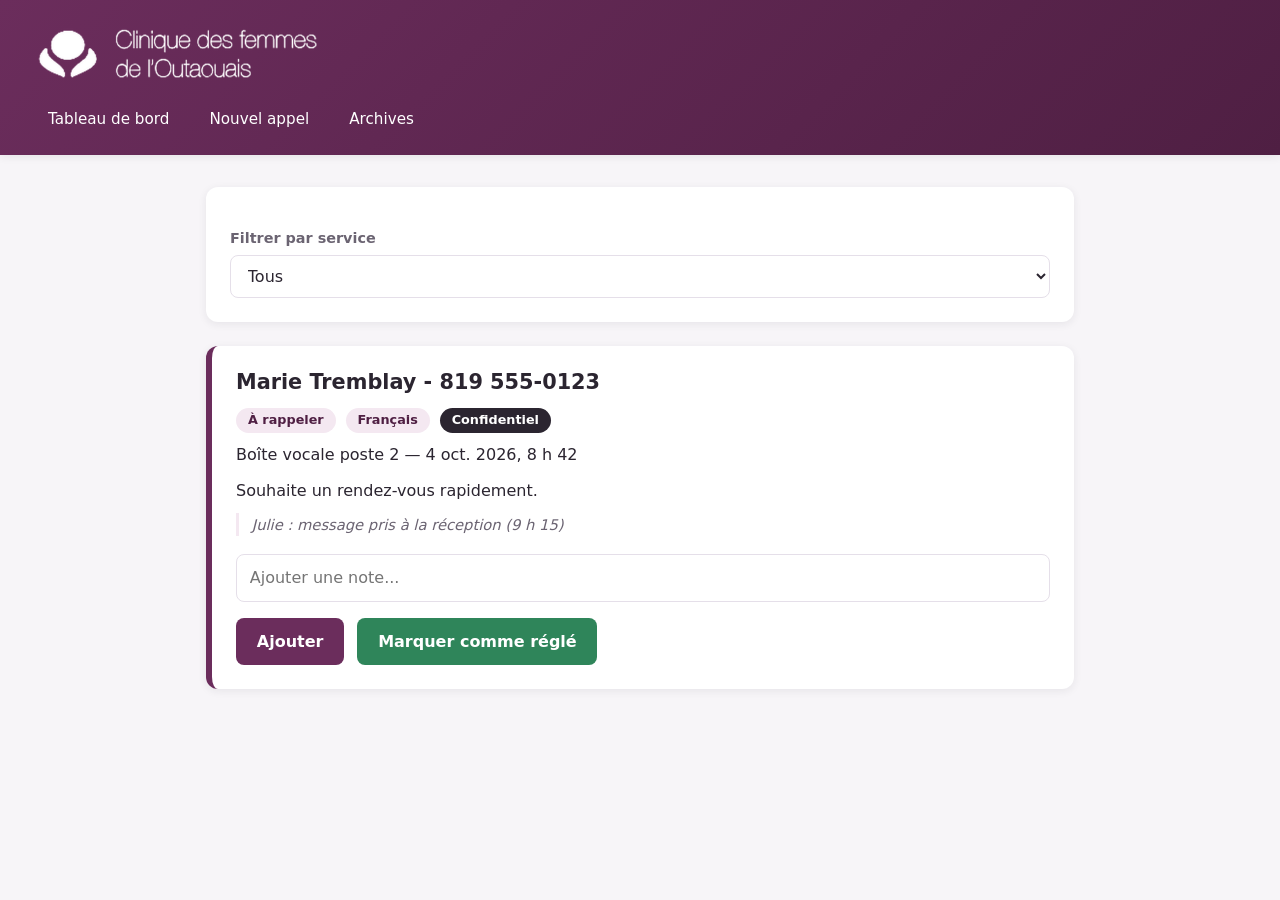
<file: projet 1/index.html>
<!doctype html>
<!-- Pourcentage de code écrit par moi-même : 75 % -->
<html lang="fr">
  <head>
    <meta charset="UTF-8" />
    <meta name="viewport" content="width=device-width, initial-scale=1" />
    <title>Suivi des appels</title>
    <link rel="stylesheet" href="style.css" />
  </head>
  <body>
    <header>
      <h1>
        <img
          src="assets/logo-blanc.png"
          alt="Clinique des femmes de l'Outaouais — Suivi des appels"
        />
      </h1>
      <nav>
        <a href="index.html">Tableau de bord</a>
        <a href="nouvel-appel.html">Nouvel appel</a>
        <a href="archive.html">Archives</a>
      </nav>
    </header>

    <main>
      <form>
        <label for="service">Filtrer par service</label>
        <select id="service">
          <option>Tous</option>
          <option>Contraception</option>
          <option>Interruption de grossesse</option>
        </select>
      </form>

      <article class="carte">
        <h2>Marie Tremblay - 819 555-0123</h2>
        <p>
          <span class="etiquette">À rappeler</span>
          <span class="etiquette">Français</span>
          <span class="etiquette confidentiel">Confidentiel</span>
        </p>
        <p>Boîte vocale poste 2 — 4 oct. 2026, 8 h 42</p>
        <p>Souhaite un rendez-vous rapidement.</p>
        <p><em>Julie : message pris à la réception (9 h 15)</em></p>
        <input type="text" placeholder="Ajouter une note..." />
        <button>Ajouter</button>
        <button>Marquer comme réglé</button>
      </article>
    </main>
  </body>
</html>
</file>
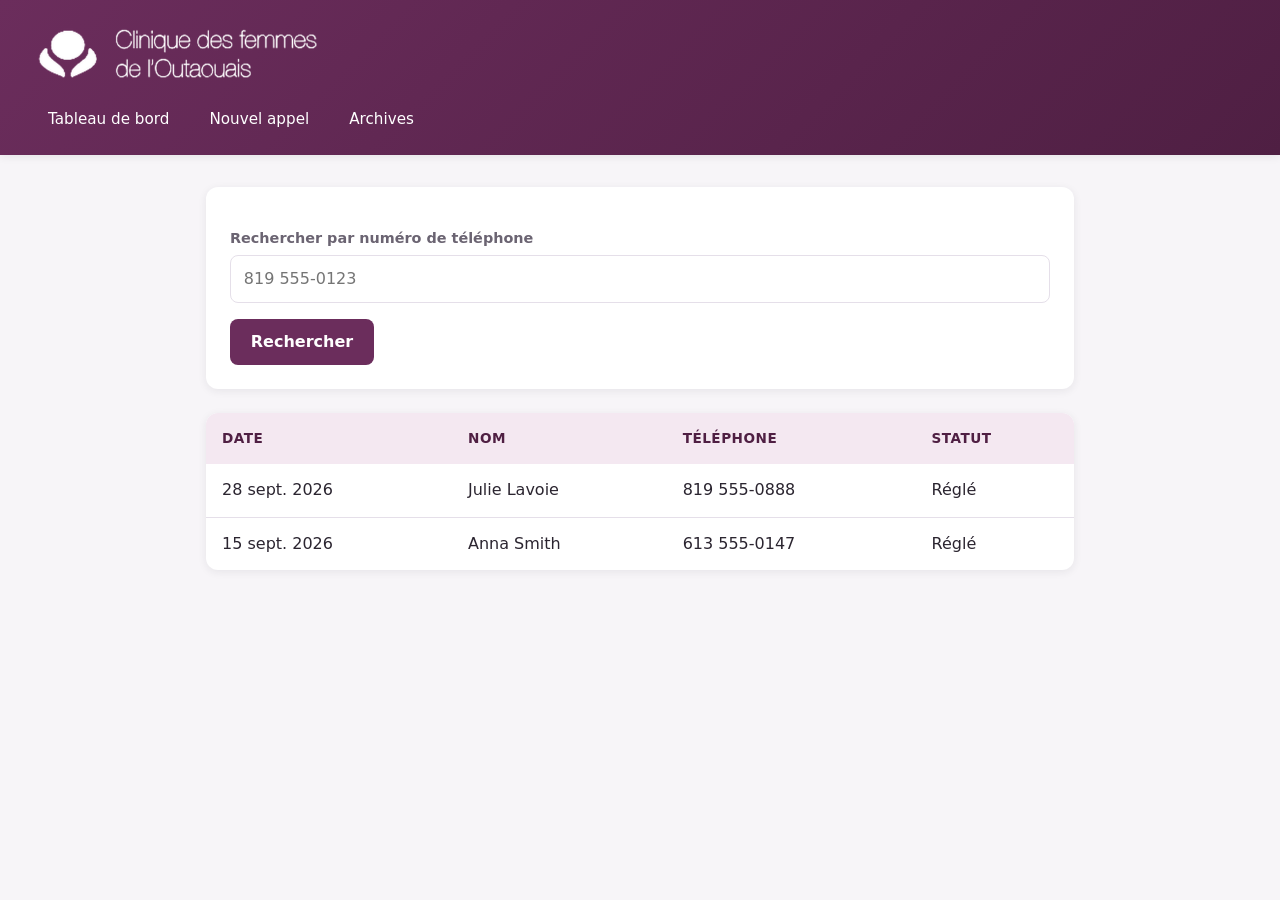
<file: projet 1/archive.html>
<!doctype html>
<!-- Pourcentage de code écrit par moi-même : 40 % -->
<html lang="fr">
  <head>
    <meta charset="UTF-8" />
    <meta name="viewport" content="width=device-width, initial-scale=1" />
    <title>Archives</title>
    <link rel="stylesheet" href="style.css" />
  </head>
  <body>
    <header>
      <h1>
        <img
          src="assets/logo-blanc.png"
          alt="Clinique des femmes de l'Outaouais — Suivi des appels"
        />
      </h1>
      <nav>
        <a href="index.html">Tableau de bord</a>
        <a href="nouvel-appel.html">Nouvel appel</a>
        <a href="archive.html">Archives</a>
      </nav>
    </header>

    <main>
      <form>
        <label for="recherche">Rechercher par numéro de téléphone</label>
        <input id="recherche" type="search" placeholder="819 555-0123" />
        <button type="submit">Rechercher</button>
      </form>

      <table>
        <thead>
          <tr>
            <th>Date</th>
            <th>Nom</th>
            <th>Téléphone</th>
            <th>Statut</th>
          </tr>
        </thead>
        <tbody>
          <tr>
            <td>28 sept. 2026</td>
            <td>Julie Lavoie</td>
            <td>819 555-0888</td>
            <td>Réglé</td>
          </tr>
          <tr>
            <td>15 sept. 2026</td>
            <td>Anna Smith</td>
            <td>613 555-0147</td>
            <td>Réglé</td>
          </tr>
        </tbody>
      </table>
    </main>
  </body>
</html>
</file>
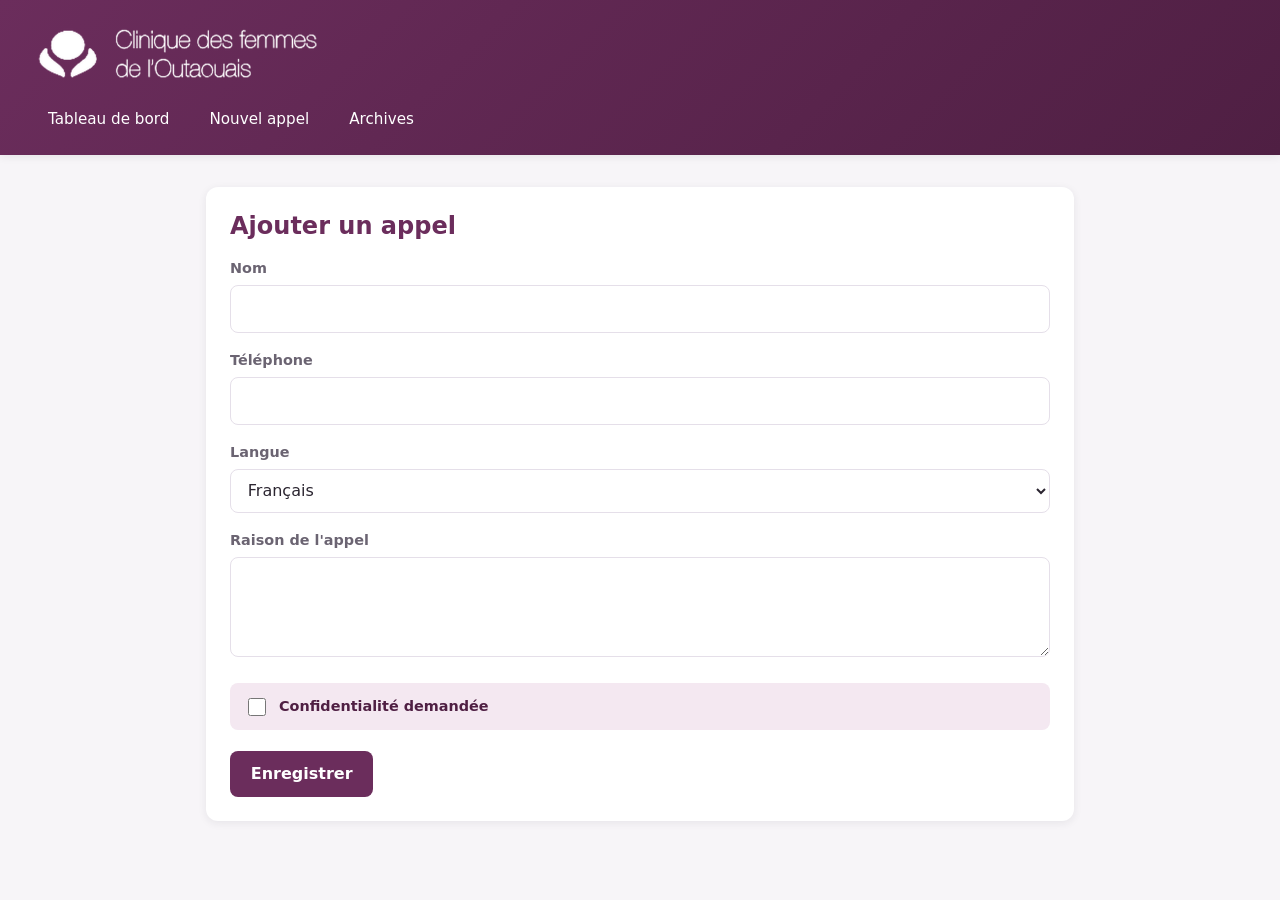
<file: projet 1/nouvel-appel.html>
<!doctype html>
<!-- Pourcentage de code écrit par moi-même : 85 % -->
<html lang="fr">
  <head>
    <meta charset="UTF-8" />
    <meta name="viewport" content="width=device-width, initial-scale=1" />
    <title>Nouvel appel</title>
    <link rel="stylesheet" href="style.css" />
  </head>
  <body>
    <header>
      <h1>
        <img
          src="assets/logo-blanc.png"
          alt="Clinique des femmes de l'Outaouais — Suivi des appels"
        />
      </h1>
      <nav>
        <a href="index.html">Tableau de bord</a>
        <a href="nouvel-appel.html">Nouvel appel</a>
        <a href="archive.html">Archives</a>
      </nav>
    </header>

    <main>
      <form>
        <h2>Ajouter un appel</h2>
        <label for="nom">Nom</label>
        <input id="nom" type="text" />
        <label for="tel">Téléphone</label>
        <input id="tel" type="tel" />
        <label for="langue">Langue</label>
        <select id="langue">
          <option>Français</option>
          <option>Anglais</option>
          <option>Espagnol</option>
        </select>
        <label for="raison">Raison de l'appel</label>
        <textarea id="raison"></textarea>
        <label><input type="checkbox" /> Confidentialité demandée</label>
        <button type="submit">Enregistrer</button>
      </form>
    </main>
  </body>
</html>
</file>
<file: projet 1/style.css>
/* Pourcentage de code écrit par moi-même : 30 % */

:root {
  --principale: #6b2d5c;
  --principale-fonce: #4f1f43;
  --principale-pale: #f4e8f1;
  --fond: #f7f5f8;
  --texte: #2b2530;
  --texte-doux: #6b6472;
  --bordure: #e5dfe9;
  --succes: #2f855a;
  --succes-fonce: #276749;
  --rayon: 12px;
  --ombre: 0 2px 8px rgba(43, 37, 48, 0.08);
  --ombre-forte: 0 6px 18px rgba(43, 37, 48, 0.14);
}

* {
  box-sizing: border-box;
}

body {
  margin: 0;
  font-family: "Segoe UI", system-ui, Roboto, Arial, sans-serif;
  font-size: 16px;
  line-height: 1.6;
  color: var(--texte);
  background: var(--fond);
}


header h1 {
  margin: 0;
}

header h1 img {
  display: block;
  height: 60px;
  width: auto;
}
h2 {
  margin: 0;
  line-height: 1.25;
}

p {
  margin: 0 0 0.6rem;
}


header {
  background: linear-gradient(135deg, var(--principale), var(--principale-fonce));
  color: #fff;
  padding: 1.5rem 2rem 1rem;
  box-shadow: var(--ombre);
}

header h1 {
  font-size: 1.7rem;
  font-weight: 600;
  letter-spacing: 0.3px;
}

nav {
  display: flex;
  gap: 0.5rem;
  margin-top: 1rem;
}

nav a {
  color: #fff;
  text-decoration: none;
  padding: 0.45rem 1rem;
  border-radius: 999px;
  font-size: 0.95rem;
  transition: background 0.2s;
}

nav a:hover {
  background: rgba(255, 255, 255, 0.2);
}

main {
  max-width: 900px;
  margin: 2rem auto;
  padding: 0 1rem;
}


form {
  background: #fff;
  padding: 1.5rem;
  margin-bottom: 1.5rem;
  border-radius: var(--rayon);
  box-shadow: var(--ombre);
}

form h2 {
  margin-bottom: 0.5rem;
  color: var(--principale);
}

label {
  display: block;
  margin-top: 1rem;
  margin-bottom: 0.3rem;
  font-size: 0.9rem;
  font-weight: 600;
  color: var(--texte-doux);
}

input,
select,
textarea {
  width: 100%;
  padding: 0.65rem 0.8rem;
  font: inherit;
  color: var(--texte);
  background: #fff;
  border: 1px solid var(--bordure);
  border-radius: 8px;
  transition: border-color 0.2s, box-shadow 0.2s;
}

input:focus,
select:focus,
textarea:focus {
  outline: none;
  border-color: var(--principale);
  box-shadow: 0 0 0 3px var(--principale-pale);
}

textarea {
  min-height: 100px;
  resize: vertical;
}

/* Case à cocher alignée avec son texte */
label:has(input[type="checkbox"]) {
  display: flex;
  align-items: center;
  gap: 0.6rem;
  margin-top: 1.2rem;
  padding: 0.7rem 0.9rem;
  background: var(--principale-pale);
  border-radius: 8px;
  color: var(--principale-fonce);
  cursor: pointer;
}

input[type="checkbox"] {
  width: 18px;
  height: 18px;
  accent-color: var(--principale);
}


button {
  margin-top: 1rem;
  margin-right: 0.5rem;
  padding: 0.65rem 1.3rem;
  font: inherit;
  font-weight: 600;
  color: #fff;
  background: var(--principale);
  border: none;
  border-radius: 8px;
  cursor: pointer;
  transition: background 0.2s, transform 0.1s;
}

button:hover {
  background: var(--principale-fonce);
}

button:active {
  transform: scale(0.97);
}

.carte {
  background: #fff;
  padding: 1.5rem;
  margin-bottom: 1.25rem;
  border-left: 6px solid var(--principale);
  border-radius: var(--rayon);
  box-shadow: var(--ombre);
  transition: box-shadow 0.2s, transform 0.2s;
}

.carte:hover {
  box-shadow: var(--ombre-forte);
  transform: translateY(-2px);
}

.carte h2 {
  margin-bottom: 0.6rem;
  font-size: 1.3rem;
}

.carte em {
  display: block;
  margin-top: 0.4rem;
  padding-left: 0.8rem;
  border-left: 3px solid var(--principale-pale);
  color: var(--texte-doux);
  font-size: 0.92rem;
}

.carte input {
  margin-top: 0.5rem;
}

.carte button:last-of-type {
  background: var(--succes);
}

.carte button:last-of-type:hover {
  background: var(--succes-fonce);
}

.etiquette {
  display: inline-block;
  margin-right: 0.3rem;
  padding: 0.15rem 0.75rem;
  font-size: 0.8rem;
  font-weight: 600;
  color: var(--principale-fonce);
  background: var(--principale-pale);
  border-radius: 999px;
}

.confidentiel {
  color: #fff;
  background: #2b2530;
}


table {
  width: 100%;
  overflow: hidden;
  background: #fff;
  border-collapse: separate;
  border-spacing: 0;
  border-radius: var(--rayon);
  box-shadow: var(--ombre);
}

th {
  padding: 0.9rem 1rem;
  font-size: 0.85rem;
  text-align: left;
  text-transform: uppercase;
  letter-spacing: 0.5px;
  color: var(--principale-fonce);
  background: var(--principale-pale);
}

td {
  padding: 0.85rem 1rem;
  text-align: left;
  border-bottom: 1px solid var(--bordure);
}

tbody tr:last-child td {
  border-bottom: none;
}

tbody tr:hover {
  background: #faf6fb;
}

@media (max-width: 600px) {
  header {
    padding: 1rem;
  }

  header h1 {
    font-size: 1.3rem;
  }

  nav {
    flex-wrap: wrap;
  }

  main {
    margin: 1rem auto;
  }
}
</file>
